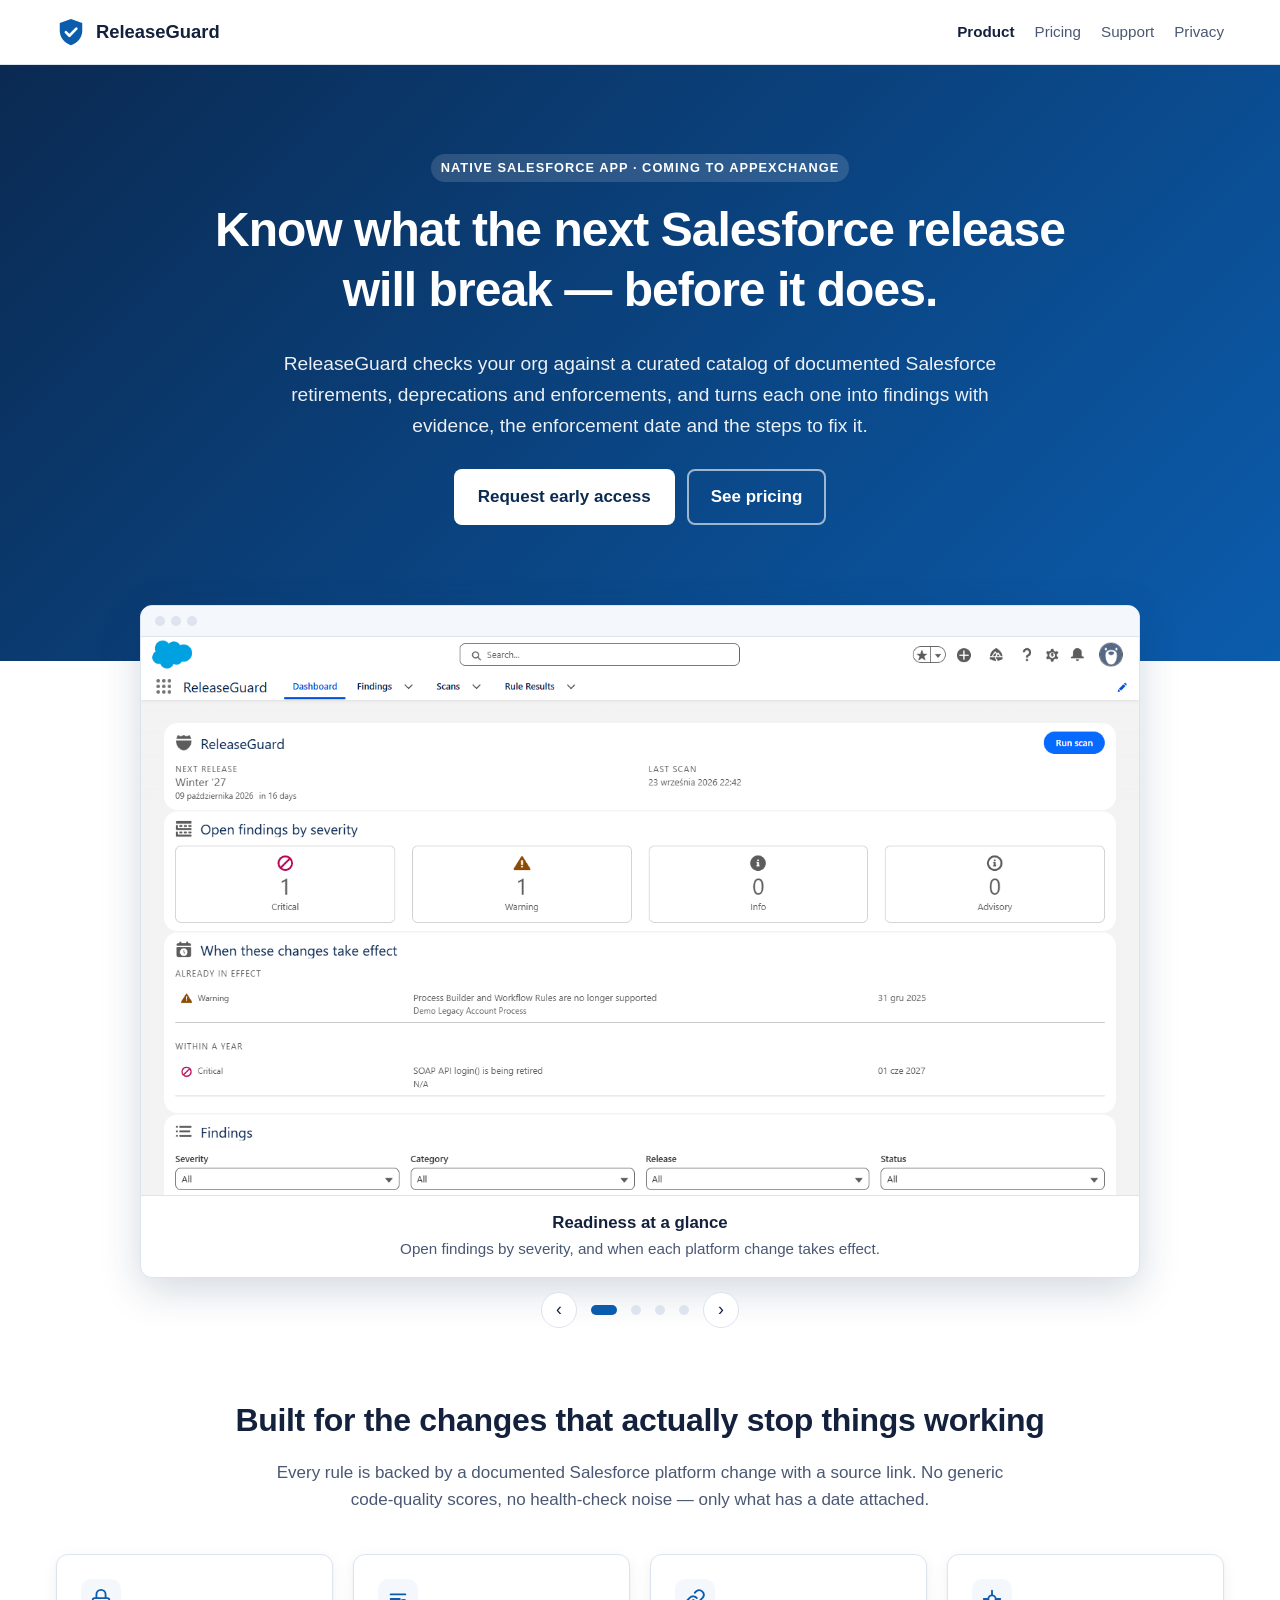
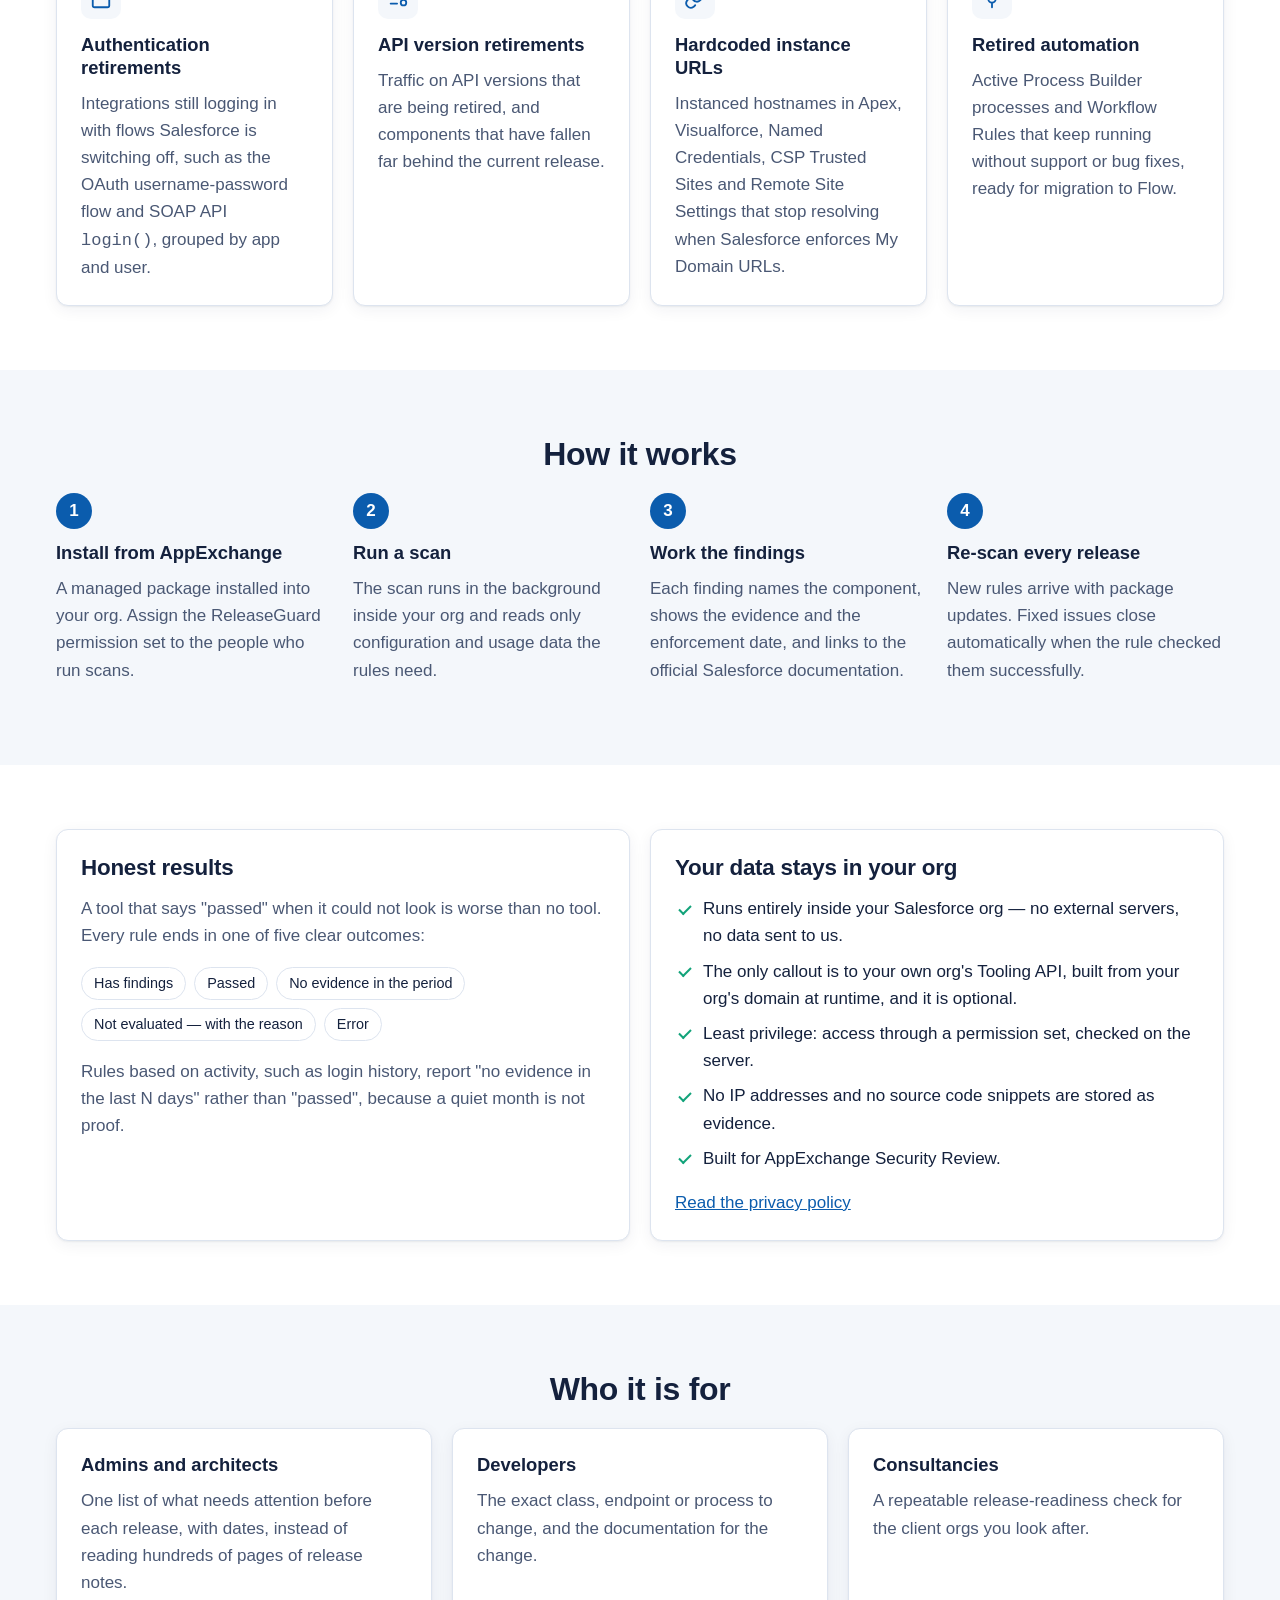
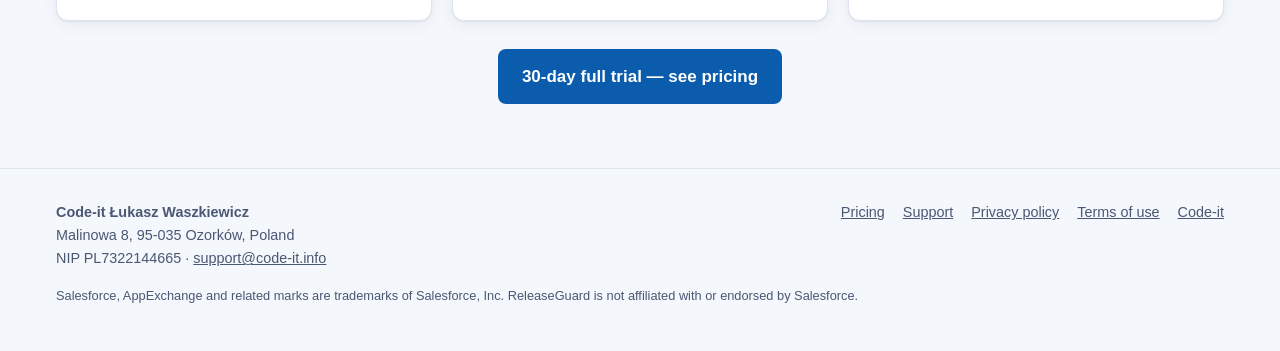
<file: index.html>
<!doctype html>
<html lang="en">
<head>
  <meta charset="utf-8">
  <meta name="viewport" content="width=device-width, initial-scale=1">
  <title>ReleaseGuard — Salesforce release readiness</title>
  <meta name="description" content="ReleaseGuard finds what in your Salesforce org may break because of an upcoming release, retirement, deprecation or enforcement — and tells you how to fix it before the date.">
  <link rel="icon" href="assets/favicon.svg" type="image/svg+xml">
  <link rel="stylesheet" href="assets/style.css">
</head>
<body>
  <a class="skip-link" href="#main">Skip to content</a>

  <header class="site-header">
    <div class="container">
      <a class="brand" href="./">
        <svg viewBox="0 0 32 32" aria-hidden="true"><path d="M16 2 4 6.5v8.2c0 7.3 5.1 13.3 12 15.3 6.9-2 12-8 12-15.3V6.5L16 2z" fill="#0b5cad"/><path d="m10.5 16.2 3.8 3.8 7.4-7.6" fill="none" stroke="#fff" stroke-width="2.8" stroke-linecap="round" stroke-linejoin="round"/></svg>
        ReleaseGuard
      </a>
      <nav class="site-nav" aria-label="Main">
        <a href="./" aria-current="page">Product</a>
        <a href="pricing.html">Pricing</a>
        <a href="support.html">Support</a>
        <a href="privacy.html">Privacy</a>
      </nav>
    </div>
  </header>

  <main id="main">
    <section class="hero">
      <div class="container">
        <span class="eyebrow">Native Salesforce app · Coming to AppExchange</span>
        <h1>Know what the next Salesforce release will break — before it does.</h1>
        <p class="lead">ReleaseGuard checks your org against a curated catalog of documented Salesforce retirements,
          deprecations and enforcements, and turns each one into findings with evidence, the enforcement date and the
          steps to fix it.</p>
        <div class="actions">
          <a class="button button-primary" href="mailto:support@code-it.info?subject=ReleaseGuard%20early%20access">Request early access</a>
          <a class="button button-outline" href="pricing.html">See pricing</a>
        </div>
      </div>
    </section>

    <section class="showcase" aria-label="Product screenshots">
      <div class="container">
        <div class="slideshow" data-slideshow>
          <div class="browser-frame">
            <div class="browser-bar" aria-hidden="true"><span></span><span></span><span></span></div>
            <div class="slides">
              <figure class="slide is-active">
                <img src="assets/slides/01-dashboard.png" width="1425" height="797" alt="ReleaseGuard dashboard showing the next Salesforce release, open findings by severity and when each change takes effect">
                <figcaption>Readiness at a glance<span>Open findings by severity, and when each platform change takes effect.</span></figcaption>
              </figure>
              <figure class="slide">
                <img src="assets/slides/02-findings-and-rules.png" width="1425" height="797" alt="Findings table with severity, rule, component, release and date, above the outcome of every rule in the last scan" loading="lazy">
                <figcaption>Every rule reports an outcome<span>Findings, passes and "no evidence" — never a false pass.</span></figcaption>
              </figure>
              <figure class="slide">
                <img src="assets/slides/03-finding-detail.png" width="1425" height="797" alt="Finding detail for the SOAP API login() retirement with severity, evidence and numbered steps to fix it" loading="lazy">
                <figcaption>Evidence and the steps to fix it<span>What changed, why it matters, and a link to the Salesforce documentation.</span></figcaption>
              </figure>
              <figure class="slide">
                <img src="assets/slides/04-notifications.png" width="1425" height="797" alt="Salesforce notification announcing that new ReleaseGuard rules are available" loading="lazy">
                <figcaption>New rules with every update<span>Admins are notified when a package update brings new checks.</span></figcaption>
              </figure>
            </div>
          </div>
          <div class="slide-controls">
            <button class="slide-arrow" type="button" data-slide-previous aria-label="Previous screenshot">&#8249;</button>
            <button class="slide-dot" type="button" aria-label="Screenshot 1"></button>
            <button class="slide-dot" type="button" aria-label="Screenshot 2"></button>
            <button class="slide-dot" type="button" aria-label="Screenshot 3"></button>
            <button class="slide-dot" type="button" aria-label="Screenshot 4"></button>
            <button class="slide-arrow" type="button" data-slide-next aria-label="Next screenshot">&#8250;</button>
          </div>
        </div>
      </div>
    </section>

    <section class="section">
      <div class="container">
        <h2>Built for the changes that actually stop things working</h2>
        <p class="section-intro">Every rule is backed by a documented Salesforce platform change with a source link.
          No generic code-quality scores, no health-check noise — only what has a date attached.</p>
        <div class="grid grid-4">
          <article class="card">
            <div class="icon"><svg viewBox="0 0 24 24" fill="none" stroke="currentColor" stroke-width="2" stroke-linecap="round" stroke-linejoin="round" aria-hidden="true"><rect x="3" y="11" width="18" height="10" rx="2"/><path d="M7 11V7a5 5 0 0 1 10 0v4"/></svg></div>
            <h3>Authentication retirements</h3>
            <p class="muted">Integrations still logging in with flows Salesforce is switching off, such as the OAuth
              username-password flow and SOAP API <code>login()</code>, grouped by app and user.</p>
          </article>
          <article class="card">
            <div class="icon"><svg viewBox="0 0 24 24" fill="none" stroke="currentColor" stroke-width="2" stroke-linecap="round" stroke-linejoin="round" aria-hidden="true"><path d="M4 7h16M4 12h10M4 17h7"/><circle cx="18" cy="16" r="3"/></svg></div>
            <h3>API version retirements</h3>
            <p class="muted">Traffic on API versions that are being retired, and components that have fallen far behind
              the current release.</p>
          </article>
          <article class="card">
            <div class="icon"><svg viewBox="0 0 24 24" fill="none" stroke="currentColor" stroke-width="2" stroke-linecap="round" stroke-linejoin="round" aria-hidden="true"><path d="M10 13a5 5 0 0 0 7.5.5l3-3a5 5 0 0 0-7-7l-1.7 1.7"/><path d="M14 11a5 5 0 0 0-7.5-.5l-3 3a5 5 0 0 0 7 7l1.7-1.7"/></svg></div>
            <h3>Hardcoded instance URLs</h3>
            <p class="muted">Instanced hostnames in Apex, Visualforce, Named Credentials, CSP Trusted Sites and Remote
              Site Settings that stop resolving when Salesforce enforces My Domain URLs.</p>
          </article>
          <article class="card">
            <div class="icon"><svg viewBox="0 0 24 24" fill="none" stroke="currentColor" stroke-width="2" stroke-linecap="round" stroke-linejoin="round" aria-hidden="true"><path d="M12 3v4M12 17v4M3 12h4M17 12h4"/><circle cx="12" cy="12" r="4"/></svg></div>
            <h3>Retired automation</h3>
            <p class="muted">Active Process Builder processes and Workflow Rules that keep running without support or
              bug fixes, ready for migration to Flow.</p>
          </article>
        </div>
      </div>
    </section>

    <section class="section section-soft">
      <div class="container">
        <h2>How it works</h2>
        <ol class="steps">
          <li>
            <h3>Install from AppExchange</h3>
            <p class="muted">A managed package installed into your org. Assign the ReleaseGuard permission set to the
              people who run scans.</p>
          </li>
          <li>
            <h3>Run a scan</h3>
            <p class="muted">The scan runs in the background inside your org and reads only configuration and usage
              data the rules need.</p>
          </li>
          <li>
            <h3>Work the findings</h3>
            <p class="muted">Each finding names the component, shows the evidence and the enforcement date, and links
              to the official Salesforce documentation.</p>
          </li>
          <li>
            <h3>Re-scan every release</h3>
            <p class="muted">New rules arrive with package updates. Fixed issues close automatically when the rule
              checked them successfully.</p>
          </li>
        </ol>
      </div>
    </section>

    <section class="section">
      <div class="container">
        <div class="pair">
          <div class="card">
            <h2>Honest results</h2>
            <p class="muted">A tool that says "passed" when it could not look is worse than no tool. Every rule ends in
              one of five clear outcomes:</p>
            <ul class="outcomes">
              <li>Has findings</li>
              <li>Passed</li>
              <li>No evidence in the period</li>
              <li>Not evaluated — with the reason</li>
              <li>Error</li>
            </ul>
            <p class="muted" style="margin-top:1em">Rules based on activity, such as login history, report "no evidence
              in the last N days" rather than "passed", because a quiet month is not proof.</p>
          </div>
          <div class="card">
            <h2>Your data stays in your org</h2>
            <ul class="check-list">
              <li>Runs entirely inside your Salesforce org — no external servers, no data sent to us.</li>
              <li>The only callout is to your own org's Tooling API, built from your org's domain at runtime, and it is
                optional.</li>
              <li>Least privilege: access through a permission set, checked on the server.</li>
              <li>No IP addresses and no source code snippets are stored as evidence.</li>
              <li>Built for AppExchange Security Review.</li>
            </ul>
            <p><a href="privacy.html">Read the privacy policy</a></p>
          </div>
        </div>
      </div>
    </section>

    <section class="section section-soft">
      <div class="container">
        <h2>Who it is for</h2>
        <div class="grid">
          <div class="card">
            <h3>Admins and architects</h3>
            <p class="muted">One list of what needs attention before each release, with dates, instead of reading
              hundreds of pages of release notes.</p>
          </div>
          <div class="card">
            <h3>Developers</h3>
            <p class="muted">The exact class, endpoint or process to change, and the documentation for the change.</p>
          </div>
          <div class="card">
            <h3>Consultancies</h3>
            <p class="muted">A repeatable release-readiness check for the client orgs you look after.</p>
          </div>
        </div>
        <div class="actions">
          <a class="button button-brand" href="pricing.html">30-day full trial — see pricing</a>
        </div>
      </div>
    </section>
  </main>

  <footer class="site-footer">
    <div class="container">
      <address>
        <strong>Code-it Łukasz Waszkiewicz</strong><br>
        Malinowa 8, 95-035 Ozorków, Poland<br>
        NIP PL7322144665 · <a href="mailto:support@code-it.info">support@code-it.info</a>
      </address>
      <nav aria-label="Footer">
        <a href="pricing.html">Pricing</a>
        <a href="support.html">Support</a>
        <a href="privacy.html">Privacy policy</a>
        <a href="terms.html">Terms of use</a>
        <a href="https://www.code-it.info">Code-it</a>
      </nav>
      <p class="disclaimer">Salesforce, AppExchange and related marks are trademarks of Salesforce, Inc. ReleaseGuard is
        not affiliated with or endorsed by Salesforce.</p>
    </div>
  </footer>
  <script src="assets/slideshow.js" defer></script>
</body>
</html>
</file>
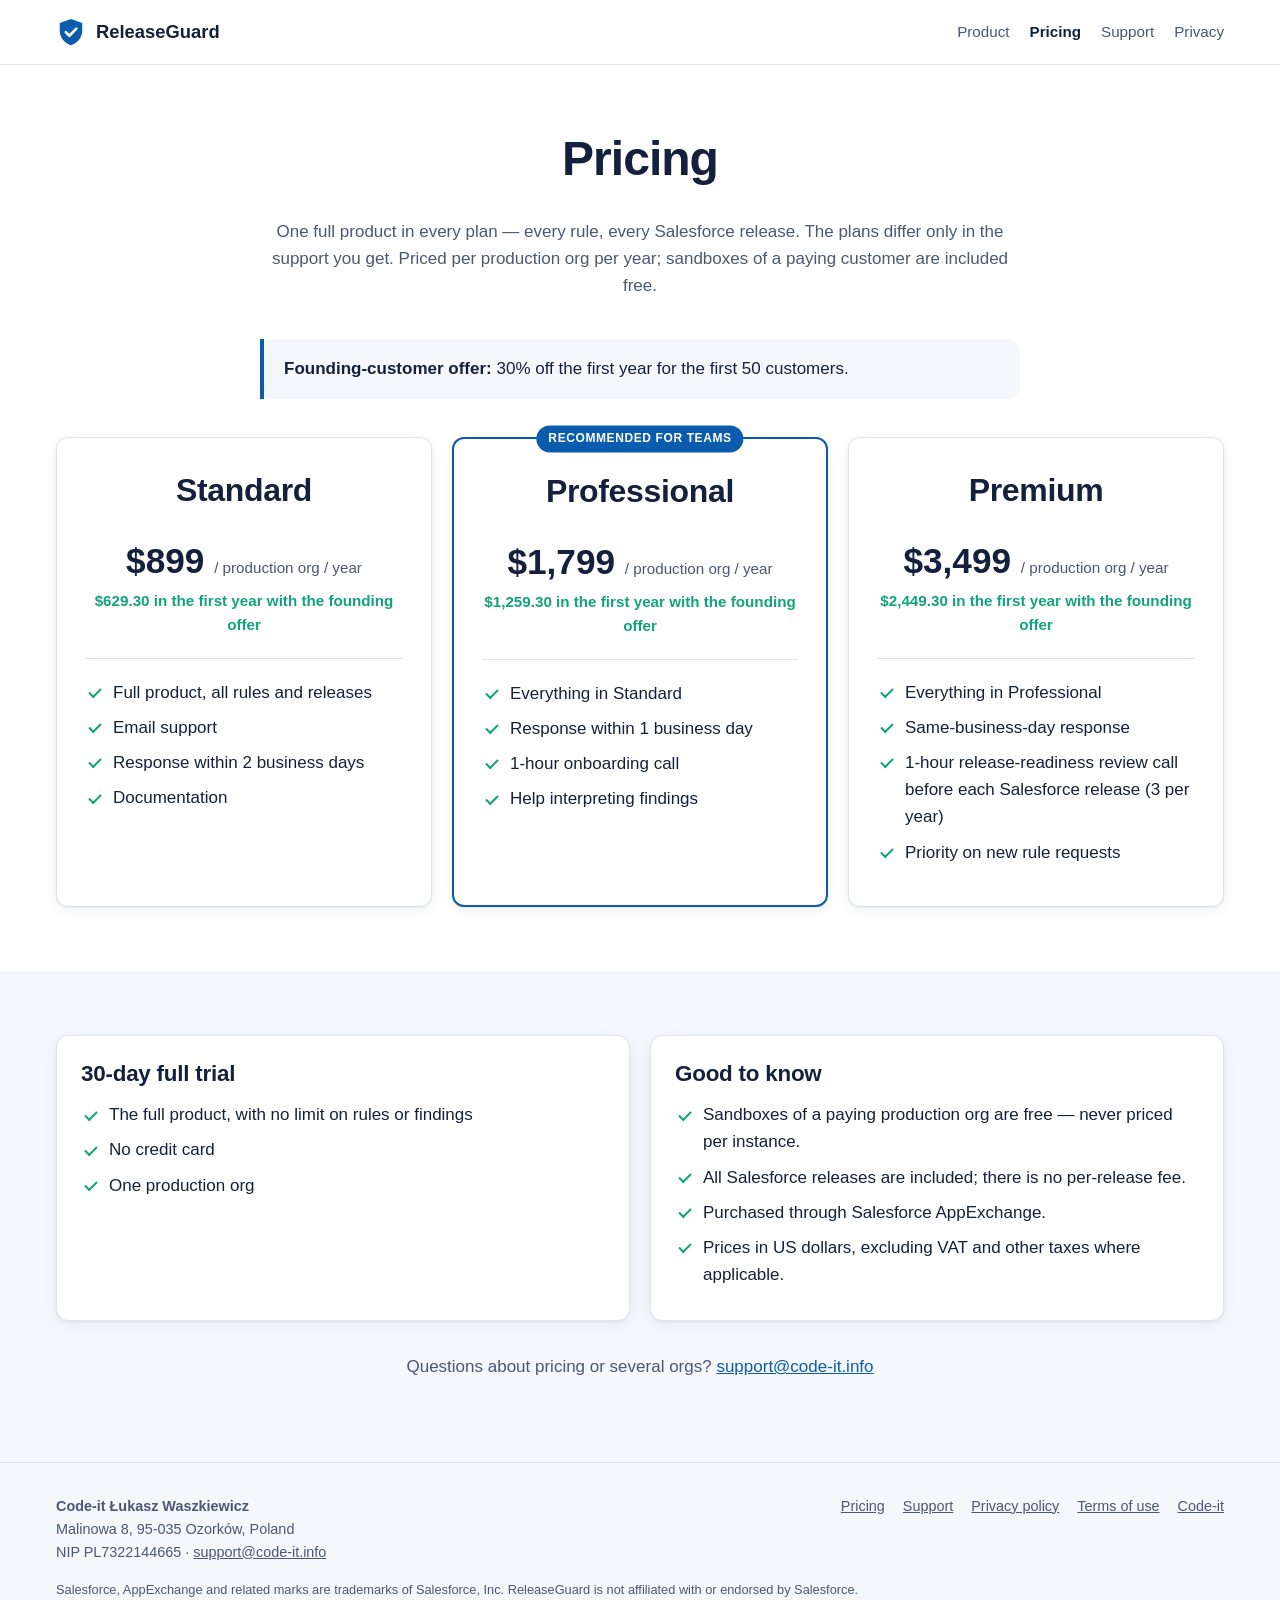
<file: pricing.html>
<!doctype html>
<html lang="en">
<head>
  <meta charset="utf-8">
  <meta name="viewport" content="width=device-width, initial-scale=1">
  <title>Pricing — ReleaseGuard</title>
  <meta name="description" content="ReleaseGuard pricing: one full product, three support tiers, per production org per year. 30-day full trial, sandboxes included.">
  <link rel="icon" href="assets/favicon.svg" type="image/svg+xml">
  <link rel="stylesheet" href="assets/style.css">
</head>
<body>
  <a class="skip-link" href="#main">Skip to content</a>

  <header class="site-header">
    <div class="container">
      <a class="brand" href="./">
        <svg viewBox="0 0 32 32" aria-hidden="true"><path d="M16 2 4 6.5v8.2c0 7.3 5.1 13.3 12 15.3 6.9-2 12-8 12-15.3V6.5L16 2z" fill="#0b5cad"/><path d="m10.5 16.2 3.8 3.8 7.4-7.6" fill="none" stroke="#fff" stroke-width="2.8" stroke-linecap="round" stroke-linejoin="round"/></svg>
        ReleaseGuard
      </a>
      <nav class="site-nav" aria-label="Main">
        <a href="./">Product</a>
        <a href="pricing.html" aria-current="page">Pricing</a>
        <a href="support.html">Support</a>
        <a href="privacy.html">Privacy</a>
      </nav>
    </div>
  </header>

  <main id="main">
    <section class="section">
      <div class="container">
        <h1>Pricing</h1>
        <p class="section-intro">One full product in every plan — every rule, every Salesforce release. The plans differ
          only in the support you get. Priced per production org per year; sandboxes of a paying customer are
          included free.</p>

        <div class="notice">
          <strong>Founding-customer offer:</strong> 30% off the first year for the first 50 customers.
        </div>

        <div class="price-grid">
          <article class="card price-card">
            <h2>Standard</h2>
            <p class="price">$899 <small>/ production org / year</small></p>
            <p class="launch-price">$629.30 in the first year with the founding offer</p>
            <ul class="check-list">
              <li>Full product, all rules and releases</li>
              <li>Email support</li>
              <li>Response within 2 business days</li>
              <li>Documentation</li>
            </ul>
          </article>

          <article class="card price-card featured">
            <span class="badge">Recommended for teams</span>
            <h2>Professional</h2>
            <p class="price">$1,799 <small>/ production org / year</small></p>
            <p class="launch-price">$1,259.30 in the first year with the founding offer</p>
            <ul class="check-list">
              <li>Everything in Standard</li>
              <li>Response within 1 business day</li>
              <li>1-hour onboarding call</li>
              <li>Help interpreting findings</li>
            </ul>
          </article>

          <article class="card price-card">
            <h2>Premium</h2>
            <p class="price">$3,499 <small>/ production org / year</small></p>
            <p class="launch-price">$2,449.30 in the first year with the founding offer</p>
            <ul class="check-list">
              <li>Everything in Professional</li>
              <li>Same-business-day response</li>
              <li>1-hour release-readiness review call before each Salesforce release (3 per year)</li>
              <li>Priority on new rule requests</li>
            </ul>
          </article>
        </div>
      </div>
    </section>

    <section class="section section-soft">
      <div class="container">
        <div class="pair">
          <div class="card">
            <h2>30-day full trial</h2>
            <ul class="check-list">
              <li>The full product, with no limit on rules or findings</li>
              <li>No credit card</li>
              <li>One production org</li>
            </ul>
          </div>
          <div class="card">
            <h2>Good to know</h2>
            <ul class="check-list">
              <li>Sandboxes of a paying production org are free — never priced per instance.</li>
              <li>All Salesforce releases are included; there is no per-release fee.</li>
              <li>Purchased through Salesforce AppExchange.</li>
              <li>Prices in US dollars, excluding VAT and other taxes where applicable.</li>
            </ul>
          </div>
        </div>
        <p class="muted" style="margin-top:32px">Questions about pricing or several orgs? <a href="mailto:support@code-it.info?subject=ReleaseGuard%20pricing">support@code-it.info</a></p>
      </div>
    </section>
  </main>

  <footer class="site-footer">
    <div class="container">
      <address>
        <strong>Code-it Łukasz Waszkiewicz</strong><br>
        Malinowa 8, 95-035 Ozorków, Poland<br>
        NIP PL7322144665 · <a href="mailto:support@code-it.info">support@code-it.info</a>
      </address>
      <nav aria-label="Footer">
        <a href="pricing.html">Pricing</a>
        <a href="support.html">Support</a>
        <a href="privacy.html">Privacy policy</a>
        <a href="terms.html">Terms of use</a>
        <a href="https://www.code-it.info">Code-it</a>
      </nav>
      <p class="disclaimer">Salesforce, AppExchange and related marks are trademarks of Salesforce, Inc. ReleaseGuard is
        not affiliated with or endorsed by Salesforce.</p>
    </div>
  </footer>
</body>
</html>
</file>
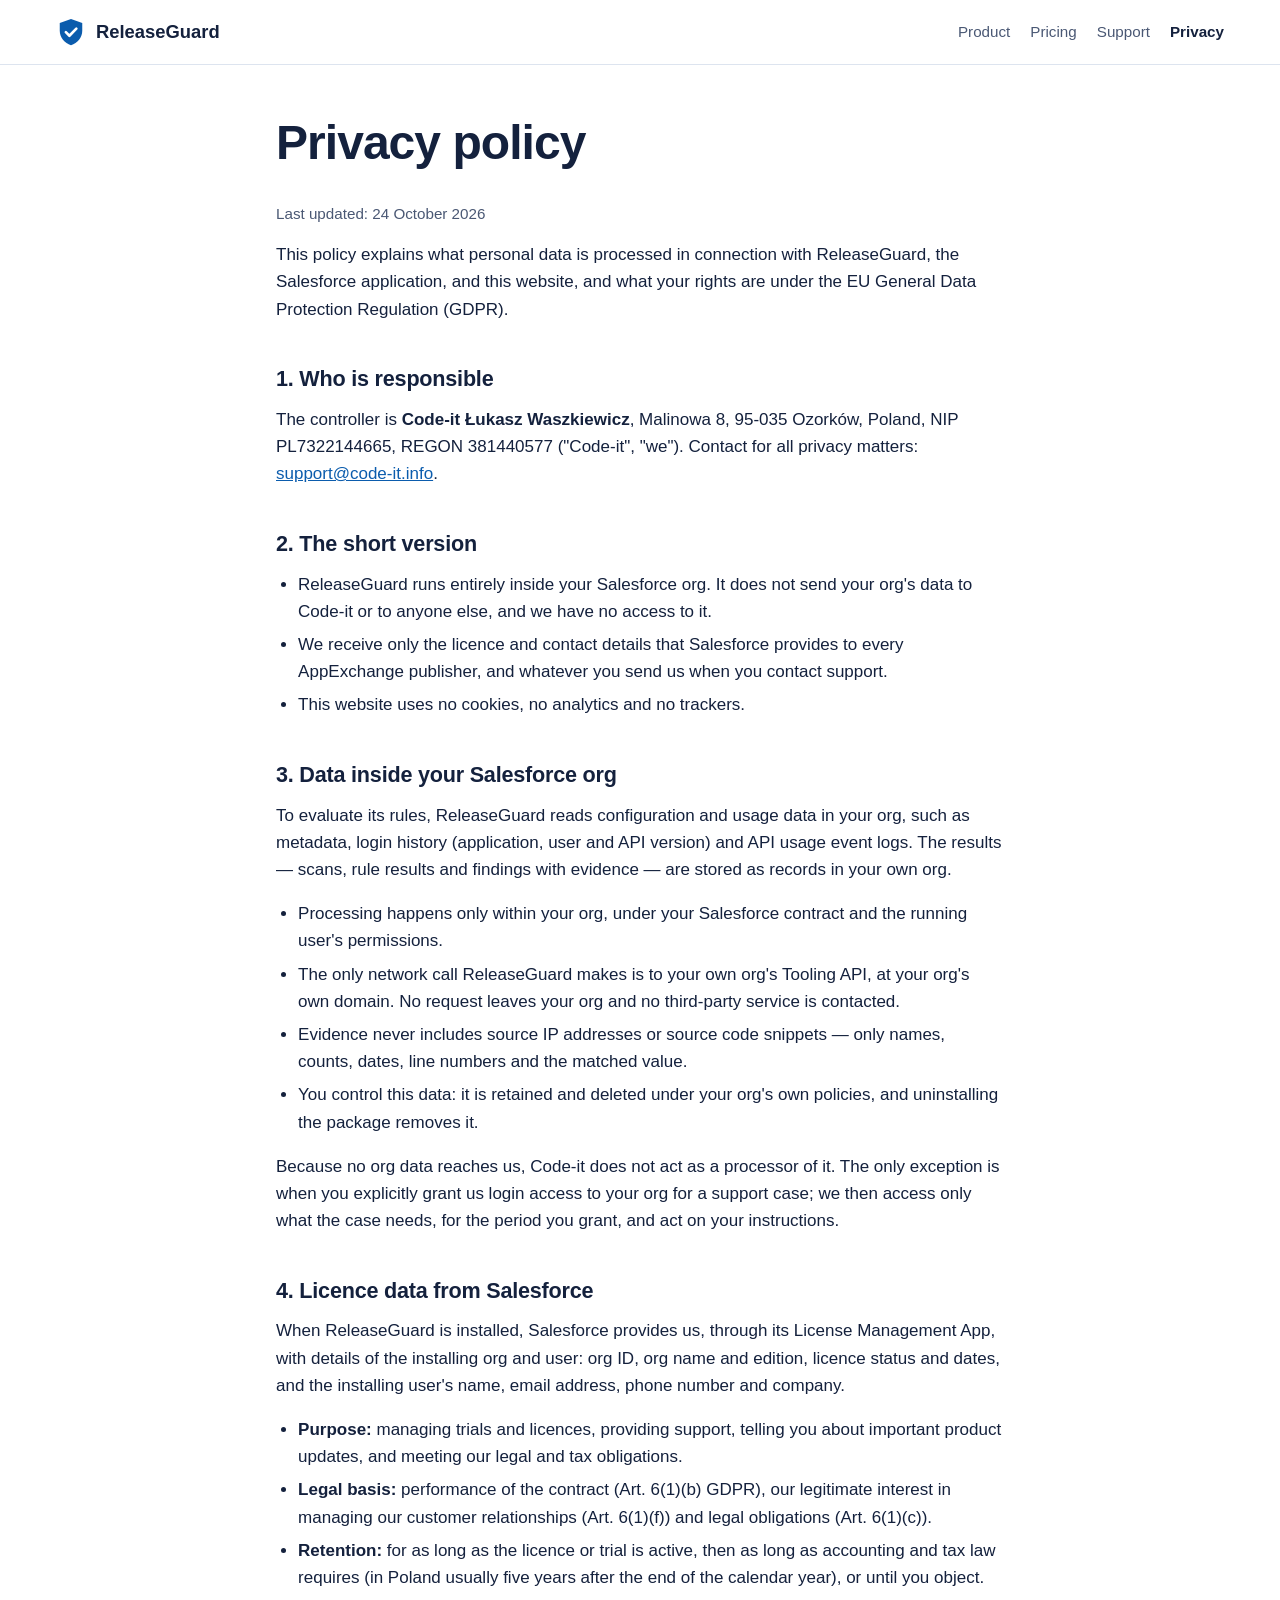
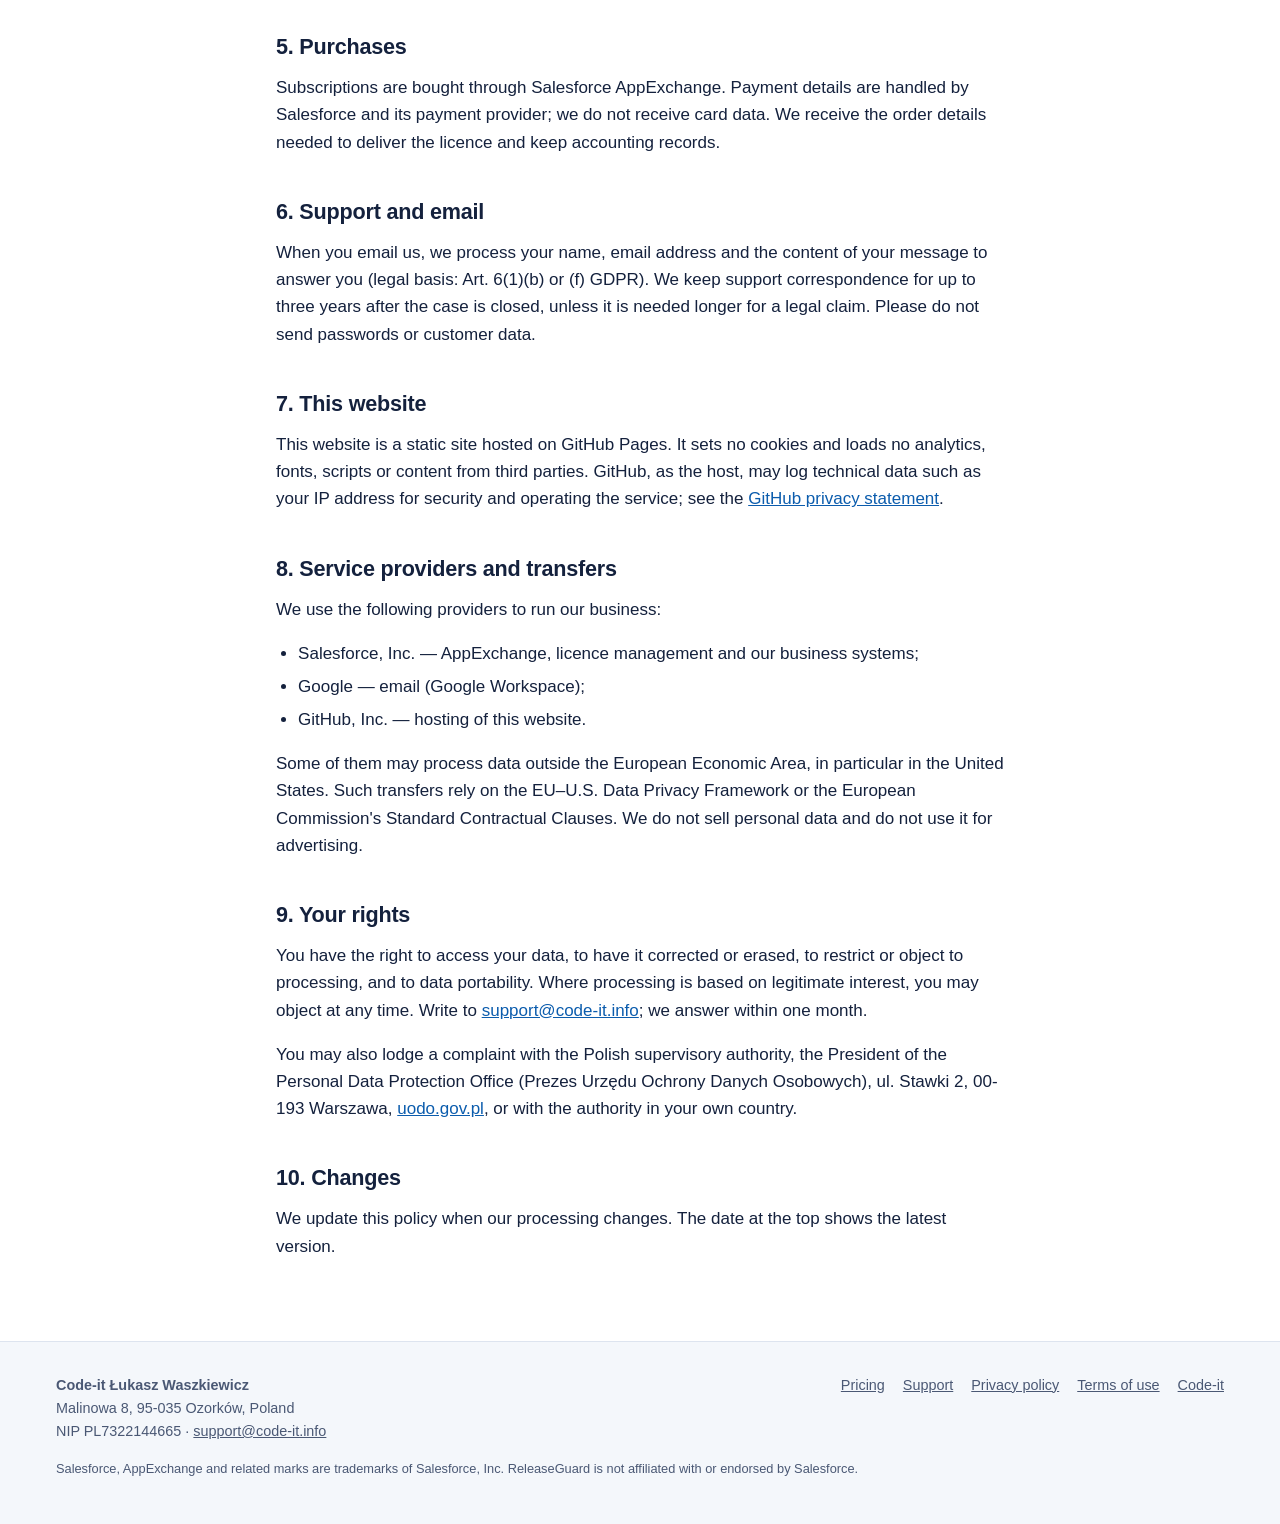
<file: privacy.html>
<!doctype html>
<html lang="en">
<head>
  <meta charset="utf-8">
  <meta name="viewport" content="width=device-width, initial-scale=1">
  <title>Privacy policy — ReleaseGuard</title>
  <meta name="description" content="How ReleaseGuard and Code-it handle personal data. ReleaseGuard runs inside your Salesforce org and sends no org data to us.">
  <link rel="icon" href="assets/favicon.svg" type="image/svg+xml">
  <link rel="stylesheet" href="assets/style.css">
</head>
<body>
  <a class="skip-link" href="#main">Skip to content</a>

  <header class="site-header">
    <div class="container">
      <a class="brand" href="./">
        <svg viewBox="0 0 32 32" aria-hidden="true"><path d="M16 2 4 6.5v8.2c0 7.3 5.1 13.3 12 15.3 6.9-2 12-8 12-15.3V6.5L16 2z" fill="#0b5cad"/><path d="m10.5 16.2 3.8 3.8 7.4-7.6" fill="none" stroke="#fff" stroke-width="2.8" stroke-linecap="round" stroke-linejoin="round"/></svg>
        ReleaseGuard
      </a>
      <nav class="site-nav" aria-label="Main">
        <a href="./">Product</a>
        <a href="pricing.html">Pricing</a>
        <a href="support.html">Support</a>
        <a href="privacy.html" aria-current="page">Privacy</a>
      </nav>
    </div>
  </header>

  <main id="main">
    <article class="prose">
      <h1>Privacy policy</h1>
      <p class="updated">Last updated: 24 October 2026</p>

      <p>This policy explains what personal data is processed in connection with ReleaseGuard, the Salesforce
        application, and this website, and what your rights are under the EU General Data Protection Regulation
        (GDPR).</p>

      <h2>1. Who is responsible</h2>
      <p>The controller is <strong>Code-it Łukasz Waszkiewicz</strong>, Malinowa 8, 95-035 Ozorków, Poland,
        NIP PL7322144665, REGON 381440577 ("Code-it", "we"). Contact for all privacy matters:
        <a href="mailto:support@code-it.info?subject=Privacy">support@code-it.info</a>.</p>

      <h2>2. The short version</h2>
      <ul>
        <li>ReleaseGuard runs entirely inside your Salesforce org. It does not send your org's data to Code-it or to
          anyone else, and we have no access to it.</li>
        <li>We receive only the licence and contact details that Salesforce provides to every AppExchange publisher,
          and whatever you send us when you contact support.</li>
        <li>This website uses no cookies, no analytics and no trackers.</li>
      </ul>

      <h2>3. Data inside your Salesforce org</h2>
      <p>To evaluate its rules, ReleaseGuard reads configuration and usage data in your org, such as metadata,
        login history (application, user and API version) and API usage event logs. The results — scans, rule results
        and findings with evidence — are stored as records in your own org.</p>
      <ul>
        <li>Processing happens only within your org, under your Salesforce contract and the running user's
          permissions.</li>
        <li>The only network call ReleaseGuard makes is to your own org's Tooling API, at your org's own domain. No
          request leaves your org and no third-party service is contacted.</li>
        <li>Evidence never includes source IP addresses or source code snippets — only names, counts, dates, line
          numbers and the matched value.</li>
        <li>You control this data: it is retained and deleted under your org's own policies, and uninstalling the
          package removes it.</li>
      </ul>
      <p>Because no org data reaches us, Code-it does not act as a processor of it. The only exception is when you
        explicitly grant us login access to your org for a support case; we then access only what the case needs,
        for the period you grant, and act on your instructions.</p>

      <h2>4. Licence data from Salesforce</h2>
      <p>When ReleaseGuard is installed, Salesforce provides us, through its License Management App, with details of
        the installing org and user: org ID, org name and edition, licence status and dates, and the installing
        user's name, email address, phone number and company.</p>
      <ul>
        <li><strong>Purpose:</strong> managing trials and licences, providing support, telling you about important
          product updates, and meeting our legal and tax obligations.</li>
        <li><strong>Legal basis:</strong> performance of the contract (Art. 6(1)(b) GDPR), our legitimate interest in
          managing our customer relationships (Art. 6(1)(f)) and legal obligations (Art. 6(1)(c)).</li>
        <li><strong>Retention:</strong> for as long as the licence or trial is active, then as long as accounting and
          tax law requires (in Poland usually five years after the end of the calendar year), or until you object.</li>
      </ul>

      <h2>5. Purchases</h2>
      <p>Subscriptions are bought through Salesforce AppExchange. Payment details are handled by Salesforce and its
        payment provider; we do not receive card data. We receive the order details needed to deliver the licence and
        keep accounting records.</p>

      <h2>6. Support and email</h2>
      <p>When you email us, we process your name, email address and the content of your message to answer you
        (legal basis: Art. 6(1)(b) or (f) GDPR). We keep support correspondence for up to three years after the case
        is closed, unless it is needed longer for a legal claim. Please do not send passwords or customer data.</p>

      <h2>7. This website</h2>
      <p>This website is a static site hosted on GitHub Pages. It sets no cookies and loads no analytics, fonts,
        scripts or content from third parties. GitHub, as the host, may log technical data such as your IP address
        for security and operating the service; see the
        <a href="https://docs.github.com/en/site-policy/privacy-policies/github-general-privacy-statement">GitHub
        privacy statement</a>.</p>

      <h2>8. Service providers and transfers</h2>
      <p>We use the following providers to run our business:</p>
      <ul>
        <li>Salesforce, Inc. — AppExchange, licence management and our business systems;</li>
        <li>Google — email (Google Workspace);</li>
        <li>GitHub, Inc. — hosting of this website.</li>
      </ul>
      <p>Some of them may process data outside the European Economic Area, in particular in the United States. Such
        transfers rely on the EU–U.S. Data Privacy Framework or the European Commission's Standard Contractual
        Clauses. We do not sell personal data and do not use it for advertising.</p>

      <h2>9. Your rights</h2>
      <p>You have the right to access your data, to have it corrected or erased, to restrict or object to processing,
        and to data portability. Where processing is based on legitimate interest, you may object at any time. Write
        to <a href="mailto:support@code-it.info?subject=Privacy">support@code-it.info</a>; we answer within one month.</p>
      <p>You may also lodge a complaint with the Polish supervisory authority, the President of the Personal Data
        Protection Office (Prezes Urzędu Ochrony Danych Osobowych), ul. Stawki 2, 00-193 Warszawa,
        <a href="https://uodo.gov.pl">uodo.gov.pl</a>, or with the authority in your own country.</p>

      <h2>10. Changes</h2>
      <p>We update this policy when our processing changes. The date at the top shows the latest version.</p>
    </article>
  </main>

  <footer class="site-footer">
    <div class="container">
      <address>
        <strong>Code-it Łukasz Waszkiewicz</strong><br>
        Malinowa 8, 95-035 Ozorków, Poland<br>
        NIP PL7322144665 · <a href="mailto:support@code-it.info">support@code-it.info</a>
      </address>
      <nav aria-label="Footer">
        <a href="pricing.html">Pricing</a>
        <a href="support.html">Support</a>
        <a href="privacy.html">Privacy policy</a>
        <a href="terms.html">Terms of use</a>
        <a href="https://www.code-it.info">Code-it</a>
      </nav>
      <p class="disclaimer">Salesforce, AppExchange and related marks are trademarks of Salesforce, Inc. ReleaseGuard is
        not affiliated with or endorsed by Salesforce.</p>
    </div>
  </footer>
</body>
</html>
</file>
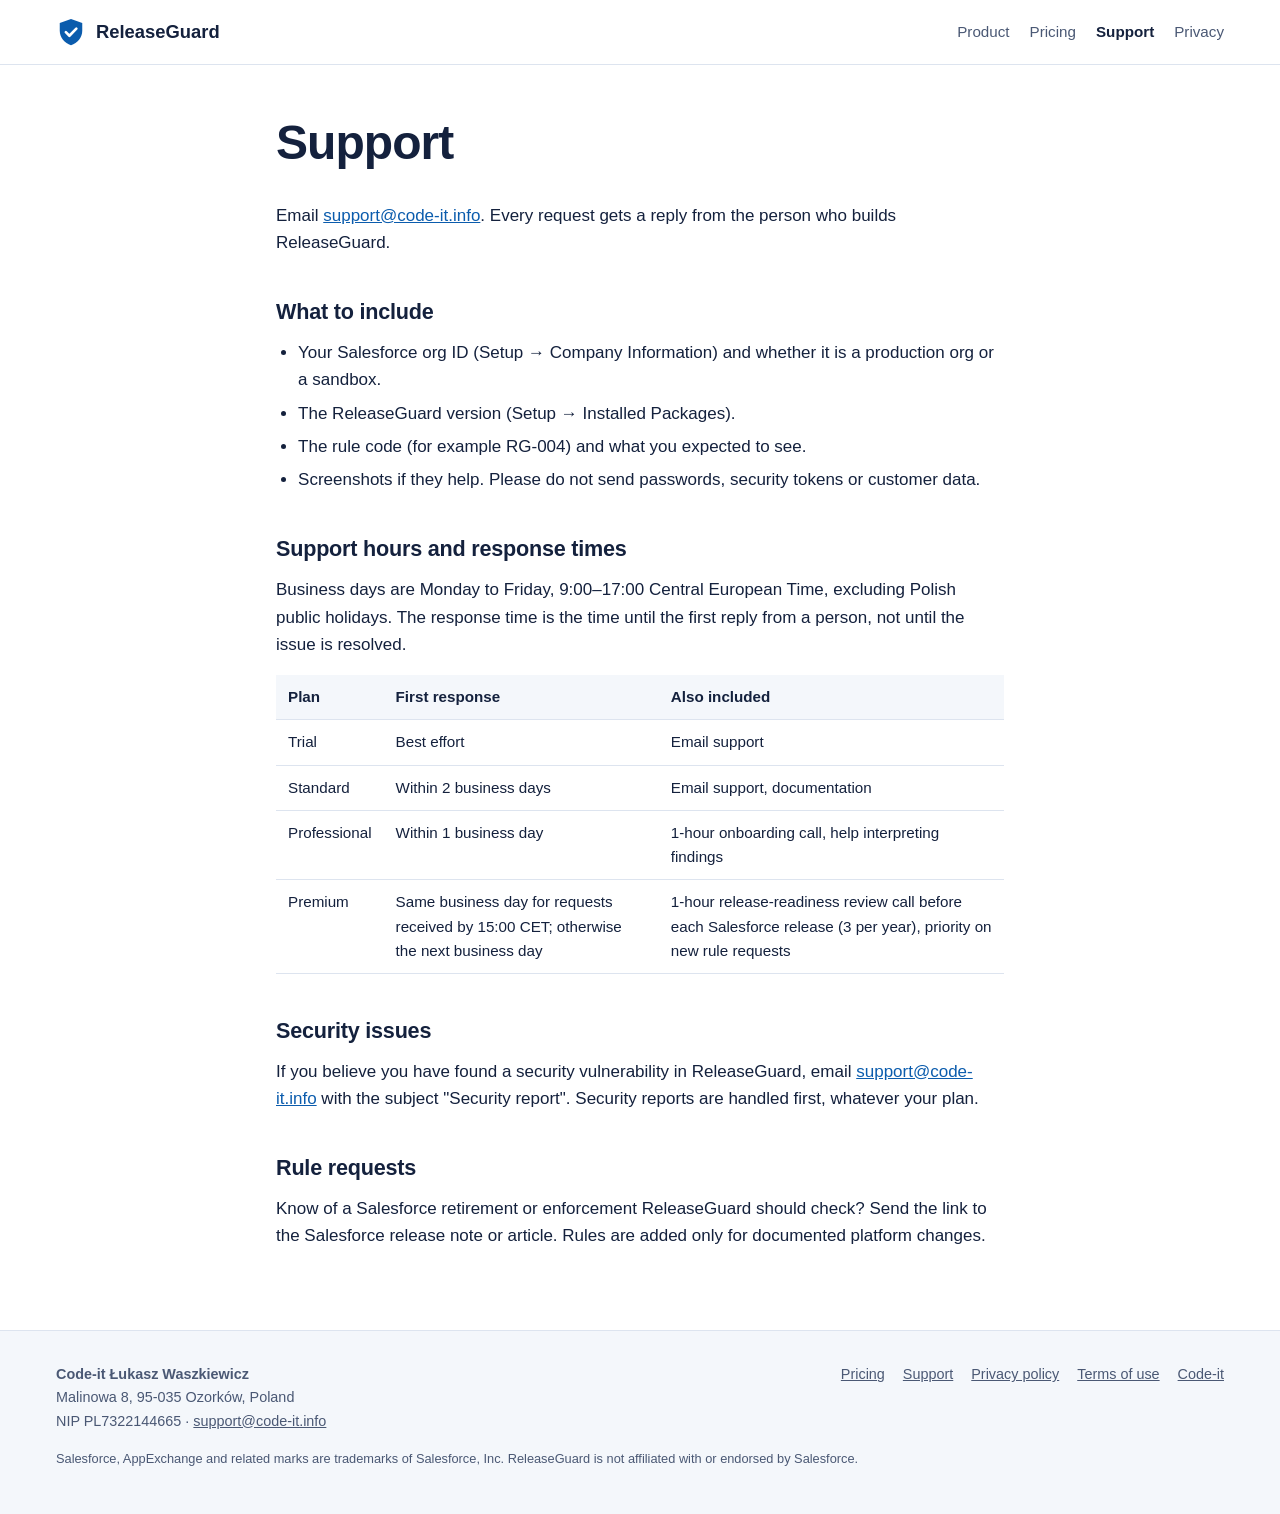
<file: support.html>
<!doctype html>
<html lang="en">
<head>
  <meta charset="utf-8">
  <meta name="viewport" content="width=device-width, initial-scale=1">
  <title>Support — ReleaseGuard</title>
  <meta name="description" content="How to get help with ReleaseGuard: contact, support hours and response times per plan.">
  <link rel="icon" href="assets/favicon.svg" type="image/svg+xml">
  <link rel="stylesheet" href="assets/style.css">
</head>
<body>
  <a class="skip-link" href="#main">Skip to content</a>

  <header class="site-header">
    <div class="container">
      <a class="brand" href="./">
        <svg viewBox="0 0 32 32" aria-hidden="true"><path d="M16 2 4 6.5v8.2c0 7.3 5.1 13.3 12 15.3 6.9-2 12-8 12-15.3V6.5L16 2z" fill="#0b5cad"/><path d="m10.5 16.2 3.8 3.8 7.4-7.6" fill="none" stroke="#fff" stroke-width="2.8" stroke-linecap="round" stroke-linejoin="round"/></svg>
        ReleaseGuard
      </a>
      <nav class="site-nav" aria-label="Main">
        <a href="./">Product</a>
        <a href="pricing.html">Pricing</a>
        <a href="support.html" aria-current="page">Support</a>
        <a href="privacy.html">Privacy</a>
      </nav>
    </div>
  </header>

  <main id="main">
    <div class="prose">
      <h1>Support</h1>
      <p>Email <a href="mailto:support@code-it.info">support@code-it.info</a>. Every request gets a reply from the
        person who builds ReleaseGuard.</p>

      <h2>What to include</h2>
      <ul>
        <li>Your Salesforce org ID (Setup → Company Information) and whether it is a production org or a sandbox.</li>
        <li>The ReleaseGuard version (Setup → Installed Packages).</li>
        <li>The rule code (for example RG-004) and what you expected to see.</li>
        <li>Screenshots if they help. Please do not send passwords, security tokens or customer data.</li>
      </ul>

      <h2>Support hours and response times</h2>
      <p>Business days are Monday to Friday, 9:00–17:00 Central European Time, excluding Polish public holidays. The
        response time is the time until the first reply from a person, not until the issue is resolved.</p>
      <div class="table-wrap">
        <table>
          <thead>
            <tr><th>Plan</th><th>First response</th><th>Also included</th></tr>
          </thead>
          <tbody>
            <tr><td>Trial</td><td>Best effort</td><td>Email support</td></tr>
            <tr><td>Standard</td><td>Within 2 business days</td><td>Email support, documentation</td></tr>
            <tr><td>Professional</td><td>Within 1 business day</td><td>1-hour onboarding call, help interpreting findings</td></tr>
            <tr><td>Premium</td><td>Same business day for requests received by 15:00 CET; otherwise the next business day</td><td>1-hour release-readiness review call before each Salesforce release (3 per year), priority on new rule requests</td></tr>
          </tbody>
        </table>
      </div>

      <h2>Security issues</h2>
      <p>If you believe you have found a security vulnerability in ReleaseGuard, email
        <a href="mailto:support@code-it.info?subject=Security%20report">support@code-it.info</a> with the subject
        "Security report". Security reports are handled first, whatever your plan.</p>

      <h2>Rule requests</h2>
      <p>Know of a Salesforce retirement or enforcement ReleaseGuard should check? Send the link to the Salesforce
        release note or article. Rules are added only for documented platform changes.</p>
    </div>
  </main>

  <footer class="site-footer">
    <div class="container">
      <address>
        <strong>Code-it Łukasz Waszkiewicz</strong><br>
        Malinowa 8, 95-035 Ozorków, Poland<br>
        NIP PL7322144665 · <a href="mailto:support@code-it.info">support@code-it.info</a>
      </address>
      <nav aria-label="Footer">
        <a href="pricing.html">Pricing</a>
        <a href="support.html">Support</a>
        <a href="privacy.html">Privacy policy</a>
        <a href="terms.html">Terms of use</a>
        <a href="https://www.code-it.info">Code-it</a>
      </nav>
      <p class="disclaimer">Salesforce, AppExchange and related marks are trademarks of Salesforce, Inc. ReleaseGuard is
        not affiliated with or endorsed by Salesforce.</p>
    </div>
  </footer>
</body>
</html>
</file>
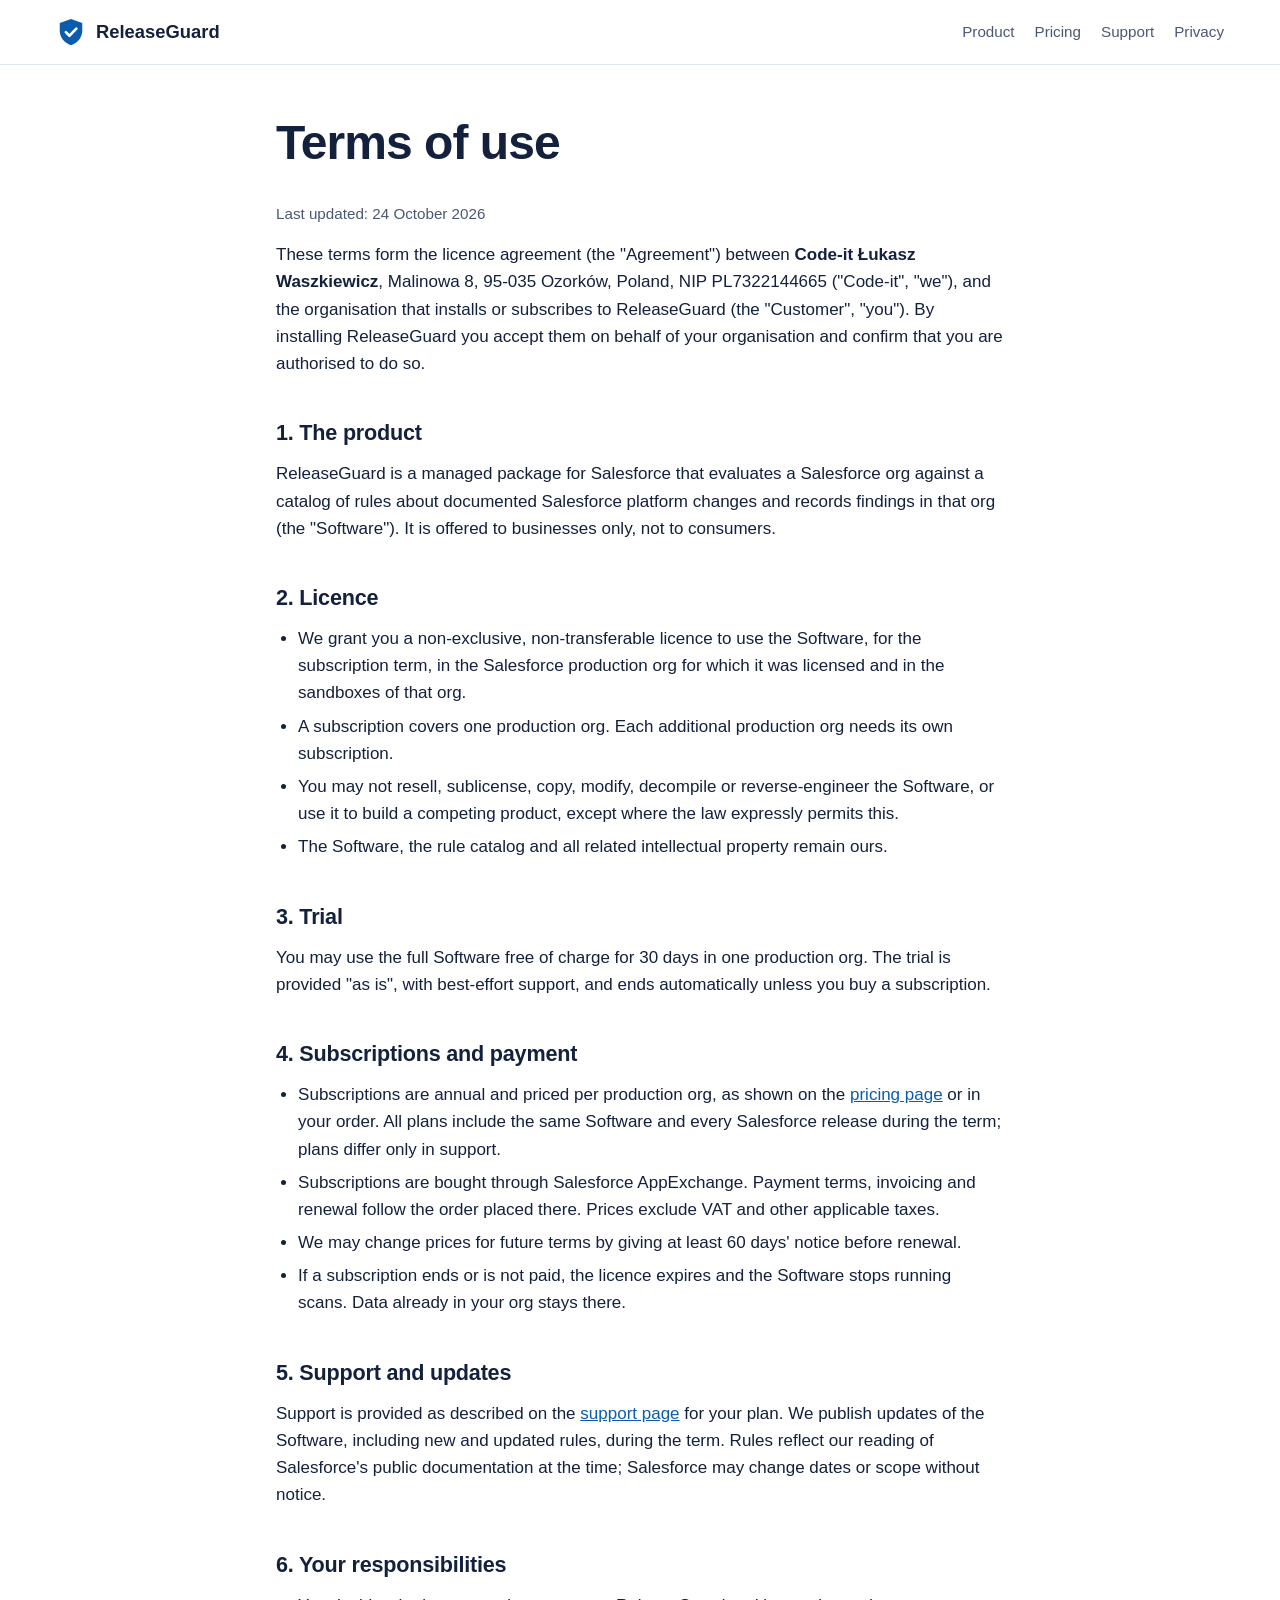
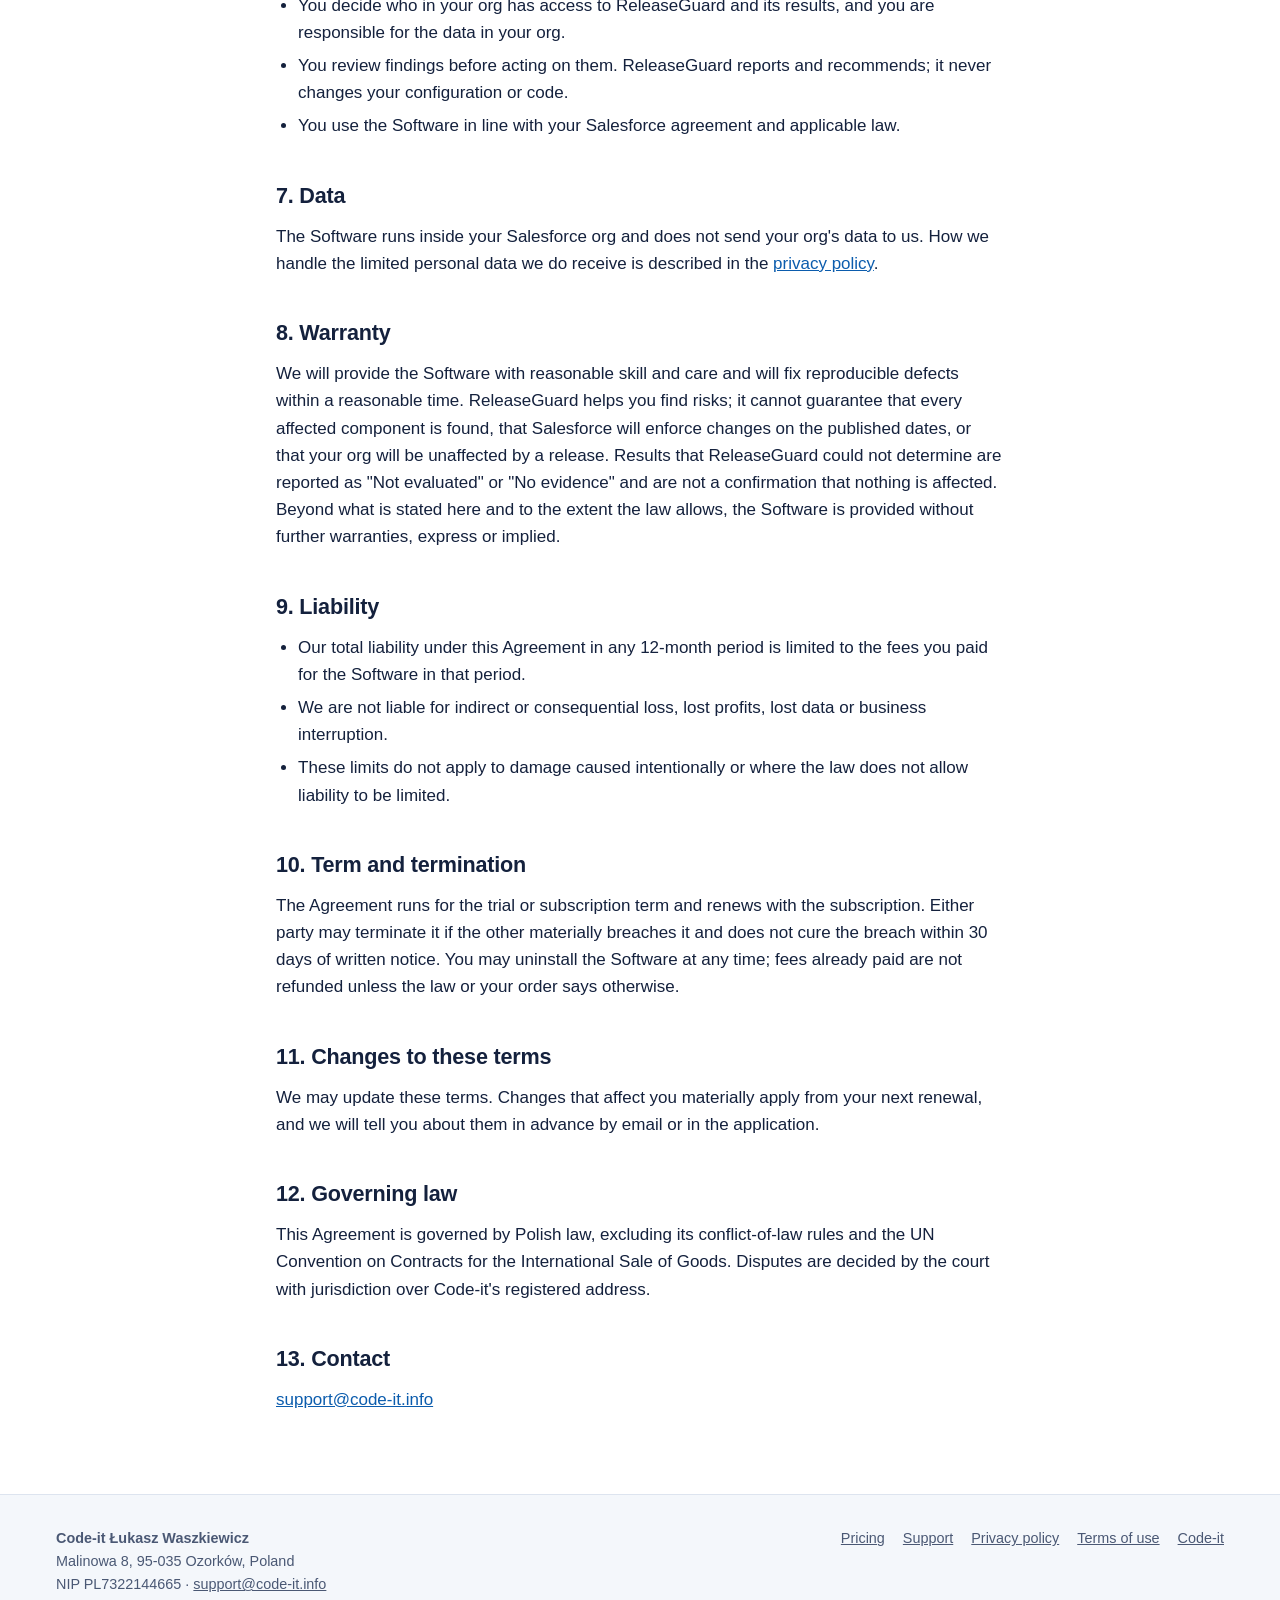
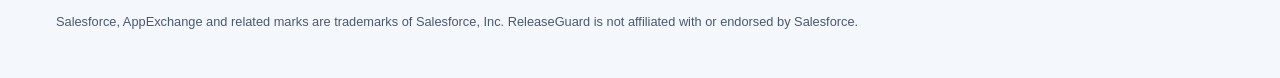
<file: terms.html>
<!doctype html>
<html lang="en">
<head>
  <meta charset="utf-8">
  <meta name="viewport" content="width=device-width, initial-scale=1">
  <title>Terms of use — ReleaseGuard</title>
  <meta name="description" content="Licence terms for ReleaseGuard, the Salesforce release-readiness application by Code-it.">
  <link rel="icon" href="assets/favicon.svg" type="image/svg+xml">
  <link rel="stylesheet" href="assets/style.css">
</head>
<body>
  <a class="skip-link" href="#main">Skip to content</a>

  <header class="site-header">
    <div class="container">
      <a class="brand" href="./">
        <svg viewBox="0 0 32 32" aria-hidden="true"><path d="M16 2 4 6.5v8.2c0 7.3 5.1 13.3 12 15.3 6.9-2 12-8 12-15.3V6.5L16 2z" fill="#0b5cad"/><path d="m10.5 16.2 3.8 3.8 7.4-7.6" fill="none" stroke="#fff" stroke-width="2.8" stroke-linecap="round" stroke-linejoin="round"/></svg>
        ReleaseGuard
      </a>
      <nav class="site-nav" aria-label="Main">
        <a href="./">Product</a>
        <a href="pricing.html">Pricing</a>
        <a href="support.html">Support</a>
        <a href="privacy.html">Privacy</a>
      </nav>
    </div>
  </header>

  <main id="main">
    <article class="prose">
      <h1>Terms of use</h1>
      <p class="updated">Last updated: 24 October 2026</p>

      <p>These terms form the licence agreement (the "Agreement") between <strong>Code-it Łukasz Waszkiewicz</strong>,
        Malinowa 8, 95-035 Ozorków, Poland, NIP PL7322144665 ("Code-it", "we"), and the organisation that installs or
        subscribes to ReleaseGuard (the "Customer", "you"). By installing ReleaseGuard you accept them on behalf of
        your organisation and confirm that you are authorised to do so.</p>

      <h2>1. The product</h2>
      <p>ReleaseGuard is a managed package for Salesforce that evaluates a Salesforce org against a catalog of rules
        about documented Salesforce platform changes and records findings in that org (the "Software"). It is offered
        to businesses only, not to consumers.</p>

      <h2>2. Licence</h2>
      <ul>
        <li>We grant you a non-exclusive, non-transferable licence to use the Software, for the subscription term, in
          the Salesforce production org for which it was licensed and in the sandboxes of that org.</li>
        <li>A subscription covers one production org. Each additional production org needs its own subscription.</li>
        <li>You may not resell, sublicense, copy, modify, decompile or reverse-engineer the Software, or use it to build
          a competing product, except where the law expressly permits this.</li>
        <li>The Software, the rule catalog and all related intellectual property remain ours.</li>
      </ul>

      <h2>3. Trial</h2>
      <p>You may use the full Software free of charge for 30 days in one production org. The trial is provided "as
        is", with best-effort support, and ends automatically unless you buy a subscription.</p>

      <h2>4. Subscriptions and payment</h2>
      <ul>
        <li>Subscriptions are annual and priced per production org, as shown on the
          <a href="pricing.html">pricing page</a> or in your order. All plans include the same Software and every
          Salesforce release during the term; plans differ only in support.</li>
        <li>Subscriptions are bought through Salesforce AppExchange. Payment terms, invoicing and renewal follow the
          order placed there. Prices exclude VAT and other applicable taxes.</li>
        <li>We may change prices for future terms by giving at least 60 days' notice before renewal.</li>
        <li>If a subscription ends or is not paid, the licence expires and the Software stops running scans. Data
          already in your org stays there.</li>
      </ul>

      <h2>5. Support and updates</h2>
      <p>Support is provided as described on the <a href="support.html">support page</a> for your plan. We publish
        updates of the Software, including new and updated rules, during the term. Rules reflect our reading of
        Salesforce's public documentation at the time; Salesforce may change dates or scope without notice.</p>

      <h2>6. Your responsibilities</h2>
      <ul>
        <li>You decide who in your org has access to ReleaseGuard and its results, and you are responsible for the
          data in your org.</li>
        <li>You review findings before acting on them. ReleaseGuard reports and recommends; it never changes your
          configuration or code.</li>
        <li>You use the Software in line with your Salesforce agreement and applicable law.</li>
      </ul>

      <h2>7. Data</h2>
      <p>The Software runs inside your Salesforce org and does not send your org's data to us. How we handle the
        limited personal data we do receive is described in the <a href="privacy.html">privacy policy</a>.</p>

      <h2>8. Warranty</h2>
      <p>We will provide the Software with reasonable skill and care and will fix reproducible defects within a
        reasonable time. ReleaseGuard helps you find risks; it cannot guarantee that every affected component is
        found, that Salesforce will enforce changes on the published dates, or that your org will be unaffected by a
        release. Results that ReleaseGuard could not determine are reported as "Not evaluated" or "No evidence" and
        are not a confirmation that nothing is affected. Beyond what is stated here and to the extent the law allows,
        the Software is provided without further warranties, express or implied.</p>

      <h2>9. Liability</h2>
      <ul>
        <li>Our total liability under this Agreement in any 12-month period is limited to the fees you paid for the
          Software in that period.</li>
        <li>We are not liable for indirect or consequential loss, lost profits, lost data or business interruption.</li>
        <li>These limits do not apply to damage caused intentionally or where the law does not allow liability to be
          limited.</li>
      </ul>

      <h2>10. Term and termination</h2>
      <p>The Agreement runs for the trial or subscription term and renews with the subscription. Either party may
        terminate it if the other materially breaches it and does not cure the breach within 30 days of written
        notice. You may uninstall the Software at any time; fees already paid are not refunded unless the law or your
        order says otherwise.</p>

      <h2>11. Changes to these terms</h2>
      <p>We may update these terms. Changes that affect you materially apply from your next renewal, and we will tell
        you about them in advance by email or in the application.</p>

      <h2>12. Governing law</h2>
      <p>This Agreement is governed by Polish law, excluding its conflict-of-law rules and the UN Convention on
        Contracts for the International Sale of Goods. Disputes are decided by the court with jurisdiction over
        Code-it's registered address.</p>

      <h2>13. Contact</h2>
      <p><a href="mailto:support@code-it.info">support@code-it.info</a></p>
    </article>
  </main>

  <footer class="site-footer">
    <div class="container">
      <address>
        <strong>Code-it Łukasz Waszkiewicz</strong><br>
        Malinowa 8, 95-035 Ozorków, Poland<br>
        NIP PL7322144665 · <a href="mailto:support@code-it.info">support@code-it.info</a>
      </address>
      <nav aria-label="Footer">
        <a href="pricing.html">Pricing</a>
        <a href="support.html">Support</a>
        <a href="privacy.html">Privacy policy</a>
        <a href="terms.html">Terms of use</a>
        <a href="https://www.code-it.info">Code-it</a>
      </nav>
      <p class="disclaimer">Salesforce, AppExchange and related marks are trademarks of Salesforce, Inc. ReleaseGuard is
        not affiliated with or endorsed by Salesforce.</p>
    </div>
  </footer>
</body>
</html>
</file>
<file: assets/style.css>
/* ReleaseGuard product site. No external fonts, scripts or trackers by design. */

:root {
  --bg: #ffffff;
  --bg-soft: #f4f7fb;
  --bg-card: #ffffff;
  --text: #14213d;
  --text-muted: #4a5874;
  --border: #dde4ef;
  --brand: #0b5cad;
  --brand-strong: #08427d;
  --brand-contrast: #ffffff;
  --accent: #12a37a;
  --warn: #c76a00;
  --hero-from: #0a2a52;
  --hero-to: #0b5cad;
  --hero-text: #ffffff;
  --shadow: 0 1px 2px rgba(20, 33, 61, 0.06), 0 4px 16px rgba(20, 33, 61, 0.06);
  --radius: 12px;
  --max: 1200px;
}

@media (prefers-color-scheme: dark) {
  :root {
    --bg: #0d1420;
    --bg-soft: #121b2b;
    --bg-card: #162134;
    --text: #e6ecf5;
    --text-muted: #a3b1c8;
    --border: #26344d;
    --brand: #5aa6f0;
    --brand-strong: #8cc2f7;
    --brand-contrast: #0d1420;
    --accent: #3ccf9f;
    --warn: #f0a54a;
    --hero-from: #0a1a33;
    --hero-to: #11386a;
    --shadow: 0 1px 2px rgba(0, 0, 0, 0.3), 0 4px 16px rgba(0, 0, 0, 0.25);
  }
}

*,
*::before,
*::after {
  box-sizing: border-box;
}

html {
  -webkit-text-size-adjust: 100%;
}

body {
  margin: 0;
  background: var(--bg);
  color: var(--text);
  font-family: -apple-system, BlinkMacSystemFont, "Segoe UI", Roboto, "Helvetica Neue", Arial, sans-serif;
  font-size: 17px;
  line-height: 1.6;
}

a {
  color: var(--brand);
}

a:hover {
  color: var(--brand-strong);
}

h1,
h2,
h3 {
  line-height: 1.25;
  margin: 0 0 0.6em;
}

h1 {
  font-size: clamp(2rem, 5vw, 3rem);
  letter-spacing: -0.02em;
}

h2 {
  font-size: clamp(1.5rem, 3.2vw, 2rem);
  letter-spacing: -0.01em;
}

h3 {
  font-size: 1.15rem;
}

p {
  margin: 0 0 1em;
}

.container {
  max-width: var(--max);
  margin: 0 auto;
  padding: 0 16px;
}

.skip-link {
  position: absolute;
  left: -9999px;
}

.skip-link:focus {
  left: 16px;
  top: 8px;
  background: var(--bg-card);
  padding: 8px 12px;
  z-index: 10;
}

/* Header */

.site-header {
  border-bottom: 1px solid var(--border);
  background: var(--bg);
  position: sticky;
  top: 0;
  z-index: 5;
}

.site-header .container {
  display: flex;
  align-items: center;
  justify-content: space-between;
  gap: 16px;
  min-height: 64px;
  flex-wrap: wrap;
}

.brand {
  display: inline-flex;
  align-items: center;
  gap: 10px;
  font-weight: 700;
  font-size: 1.15rem;
  color: var(--text);
  text-decoration: none;
}

.brand svg {
  width: 30px;
  height: 30px;
  flex: none;
}

.site-nav {
  display: flex;
  flex-wrap: wrap;
  gap: 4px 20px;
}

.site-nav a {
  color: var(--text-muted);
  text-decoration: none;
  font-size: 0.95rem;
  padding: 6px 0;
}

.site-nav a:hover,
.site-nav a[aria-current="page"] {
  color: var(--text);
}

.site-nav a[aria-current="page"] {
  font-weight: 600;
}

/* Hero */

.hero {
  background: linear-gradient(135deg, var(--hero-from), var(--hero-to));
  color: var(--hero-text);
  padding: 88px 0 136px;
  text-align: center;
}

.hero h1 {
  max-width: 900px;
  margin-left: auto;
  margin-right: auto;
}

.hero p.lead {
  font-size: 1.2rem;
  max-width: 760px;
  margin-left: auto;
  margin-right: auto;
  opacity: 0.92;
}

.hero .actions {
  justify-content: center;
}

.eyebrow {
  display: inline-block;
  font-size: 0.8rem;
  font-weight: 600;
  letter-spacing: 0.08em;
  text-transform: uppercase;
  padding: 4px 10px;
  border-radius: 999px;
  background: rgba(255, 255, 255, 0.14);
  margin-bottom: 18px;
}

.actions {
  display: flex;
  flex-wrap: wrap;
  gap: 12px;
  margin-top: 28px;
}

.button {
  display: inline-block;
  padding: 12px 22px;
  border-radius: 8px;
  font-weight: 600;
  text-decoration: none;
  border: 2px solid transparent;
}

.button-primary {
  background: #ffffff;
  color: #0a2a52;
}

.button-primary:hover {
  color: #0a2a52;
  background: #e8f1fb;
}

.button-outline {
  border-color: rgba(255, 255, 255, 0.6);
  color: #ffffff;
}

.button-outline:hover {
  color: #ffffff;
  border-color: #ffffff;
}

.button-brand {
  background: var(--brand);
  color: var(--brand-contrast);
}

.button-brand:hover {
  background: var(--brand-strong);
  color: var(--brand-contrast);
}

/* Product slideshow — overlaps the bottom of the hero */

.showcase {
  margin-top: -56px;
  padding-bottom: 8px;
}

.slideshow {
  max-width: 1000px;
  margin: 0 auto;
}

.browser-frame {
  background: var(--bg-card);
  border: 1px solid var(--border);
  border-radius: var(--radius);
  box-shadow: 0 12px 40px rgba(10, 42, 82, 0.18);
  overflow: hidden;
}

.browser-bar {
  display: flex;
  gap: 6px;
  padding: 10px 14px;
  background: var(--bg-soft);
  border-bottom: 1px solid var(--border);
}

.browser-bar span {
  width: 10px;
  height: 10px;
  border-radius: 50%;
  background: var(--border);
}

/* All slides share one grid cell so the frame keeps the height of the tallest one. */
.slides {
  display: grid;
}

.slide {
  grid-area: 1 / 1;
  margin: 0;
  display: none;
}

.slide:first-child,
.slideshow.is-enhanced .slide {
  display: block;
}

.slideshow.is-enhanced .slide {
  opacity: 0;
  visibility: hidden;
  transition: opacity 0.6s ease, visibility 0.6s;
}

.slideshow.is-enhanced .slide.is-active {
  opacity: 1;
  visibility: visible;
}

.slide img {
  display: block;
  width: 100%;
  height: auto;
}

.slide figcaption {
  padding: 14px 20px 16px;
  border-top: 1px solid var(--border);
  text-align: center;
  font-weight: 600;
  font-size: 1.05rem;
}

.slide figcaption span {
  display: block;
  font-weight: 400;
  color: var(--text-muted);
  font-size: 0.95rem;
}

.slide-controls {
  display: none;
  align-items: center;
  justify-content: center;
  gap: 14px;
  margin-top: 14px;
}

.slideshow.is-enhanced .slide-controls {
  display: flex;
}

.slide-arrow {
  width: 36px;
  height: 36px;
  border-radius: 50%;
  border: 1px solid var(--border);
  background: var(--bg-card);
  color: var(--text);
  font-size: 1.1rem;
  line-height: 1;
  cursor: pointer;
}

.slide-arrow:hover {
  border-color: var(--brand);
  color: var(--brand);
}

.slide-dot {
  width: 10px;
  height: 10px;
  padding: 0;
  border-radius: 50%;
  border: none;
  background: var(--border);
  cursor: pointer;
}

.slide-dot[aria-current="true"] {
  background: var(--brand);
  width: 26px;
  border-radius: 999px;
}

.slide-arrow:focus-visible,
.slide-dot:focus-visible {
  outline: 2px solid var(--brand);
  outline-offset: 2px;
}

@media (prefers-reduced-motion: reduce) {
  .slideshow.is-enhanced .slide {
    transition: none;
  }
}

/* Sections */

.section {
  padding: 64px 0;
}

.section-soft {
  background: var(--bg-soft);
}

/* Section titles and intros sit centred above full-width content, so wide screens stay balanced. */
.section > .container > h1,
.section > .container > h2 {
  text-align: center;
}

.section-intro {
  max-width: 760px;
  color: var(--text-muted);
  margin: 0 auto 40px;
  text-align: center;
}

.section > .container > .actions,
.section > .container > p.muted {
  justify-content: center;
  text-align: center;
}

.section > .container > .notice {
  max-width: 760px;
  margin-left: auto;
  margin-right: auto;
}

.grid {
  display: grid;
  gap: 20px;
  grid-template-columns: repeat(auto-fit, minmax(260px, 1fr));
}

.grid-4 {
  grid-template-columns: repeat(auto-fit, minmax(220px, 1fr));
}

.card {
  background: var(--bg-card);
  border: 1px solid var(--border);
  border-radius: var(--radius);
  padding: 24px;
  box-shadow: var(--shadow);
}

.card p:last-child,
.card ul:last-child {
  margin-bottom: 0;
}

.card .icon {
  width: 40px;
  height: 40px;
  border-radius: 10px;
  display: grid;
  place-items: center;
  background: var(--bg-soft);
  color: var(--brand);
  margin-bottom: 14px;
}

.card .icon svg {
  width: 22px;
  height: 22px;
}

.muted {
  color: var(--text-muted);
}

.steps {
  counter-reset: step;
  list-style: none;
  padding: 0;
  margin: 0;
  display: grid;
  gap: 20px;
  grid-template-columns: repeat(auto-fit, minmax(220px, 1fr));
}

.steps li {
  counter-increment: step;
  position: relative;
  padding-top: 48px;
}

.steps li::before {
  content: counter(step);
  position: absolute;
  top: 0;
  left: 0;
  width: 36px;
  height: 36px;
  border-radius: 50%;
  background: var(--brand);
  color: var(--brand-contrast);
  display: grid;
  place-items: center;
  font-weight: 700;
}

.check-list {
  list-style: none;
  padding: 0;
  margin: 0 0 1em;
}

.check-list li {
  position: relative;
  padding-left: 28px;
  margin-bottom: 8px;
}

.check-list li::before {
  content: "";
  position: absolute;
  left: 4px;
  top: 0.55em;
  width: 12px;
  height: 7px;
  border-left: 2px solid var(--accent);
  border-bottom: 2px solid var(--accent);
  transform: rotate(-45deg);
}

.outcomes {
  display: flex;
  flex-wrap: wrap;
  gap: 8px;
  margin: 0;
  padding: 0;
  list-style: none;
}

.outcomes li {
  border: 1px solid var(--border);
  border-radius: 999px;
  padding: 4px 12px;
  font-size: 0.9rem;
  background: var(--bg-card);
}

/* Pricing */

.price-grid {
  display: grid;
  gap: 20px;
  grid-template-columns: repeat(auto-fit, minmax(260px, 1fr));
  align-items: stretch;
}

.price-grid {
  padding-top: 14px;
}

.price-card {
  position: relative;
  display: flex;
  flex-direction: column;
  padding: 32px 28px;
}

.price-card > h2,
.price-card > .price,
.price-card > .launch-price {
  text-align: center;
}

.price-card > .launch-price {
  padding-bottom: 20px;
  border-bottom: 1px solid var(--border);
  margin-bottom: 20px;
}

.price-card.featured {
  border: 2px solid var(--brand);
}

/* The badge sits on the card border so all three cards keep their rows aligned. */
.price-card .badge {
  position: absolute;
  top: 0;
  left: 50%;
  transform: translate(-50%, -50%);
  background: var(--brand);
  color: var(--brand-contrast);
  padding: 4px 12px;
  border-radius: 999px;
  white-space: nowrap;
  margin: 0;
}

.pair {
  display: grid;
  gap: 20px;
  grid-template-columns: repeat(auto-fit, minmax(300px, 1fr));
  align-items: stretch;
}

.pair > .card h2 {
  font-size: 1.4rem;
}

.price {
  font-size: 2.2rem;
  font-weight: 700;
  margin: 4px 0 0;
}

.price small {
  font-size: 0.95rem;
  font-weight: 400;
  color: var(--text-muted);
}

.launch-price {
  color: var(--accent);
  font-weight: 600;
  font-size: 0.95rem;
  margin-bottom: 16px;
}

.badge {
  display: inline-block;
  font-size: 0.75rem;
  font-weight: 700;
  letter-spacing: 0.05em;
  text-transform: uppercase;
  color: var(--brand);
  margin-bottom: 6px;
}

.notice {
  border-left: 4px solid var(--brand);
  background: var(--bg-soft);
  padding: 16px 20px;
  border-radius: 0 var(--radius) var(--radius) 0;
  margin: 24px 0;
}

/* Tables */

.table-wrap {
  overflow-x: auto;
  margin: 0 0 1.5em;
}

table {
  width: 100%;
  border-collapse: collapse;
  font-size: 0.95rem;
}

th,
td {
  text-align: left;
  padding: 10px 12px;
  border-bottom: 1px solid var(--border);
  vertical-align: top;
}

th {
  background: var(--bg-soft);
  font-weight: 600;
}

/* Long-form legal pages */

.prose {
  max-width: 760px;
  padding: 48px 16px 64px;
  margin: 0 auto;
}

.prose h2 {
  font-size: 1.35rem;
  margin-top: 2em;
}

.prose h3 {
  margin-top: 1.5em;
}

.prose ul,
.prose ol {
  padding-left: 1.3em;
  margin: 0 0 1em;
}

.prose li {
  margin-bottom: 6px;
}

.updated {
  color: var(--text-muted);
  font-size: 0.95rem;
}

/* Footer */

.site-footer {
  border-top: 1px solid var(--border);
  background: var(--bg-soft);
  padding: 32px 0;
  font-size: 0.9rem;
  color: var(--text-muted);
}

.site-footer .container {
  display: flex;
  flex-wrap: wrap;
  justify-content: space-between;
  gap: 16px 32px;
}

.site-footer nav {
  display: flex;
  flex-wrap: wrap;
  gap: 8px 18px;
}

.site-footer a {
  color: var(--text-muted);
}

.site-footer address {
  font-style: normal;
}

.disclaimer {
  flex-basis: 100%;
  font-size: 0.8rem;
}
</file>
